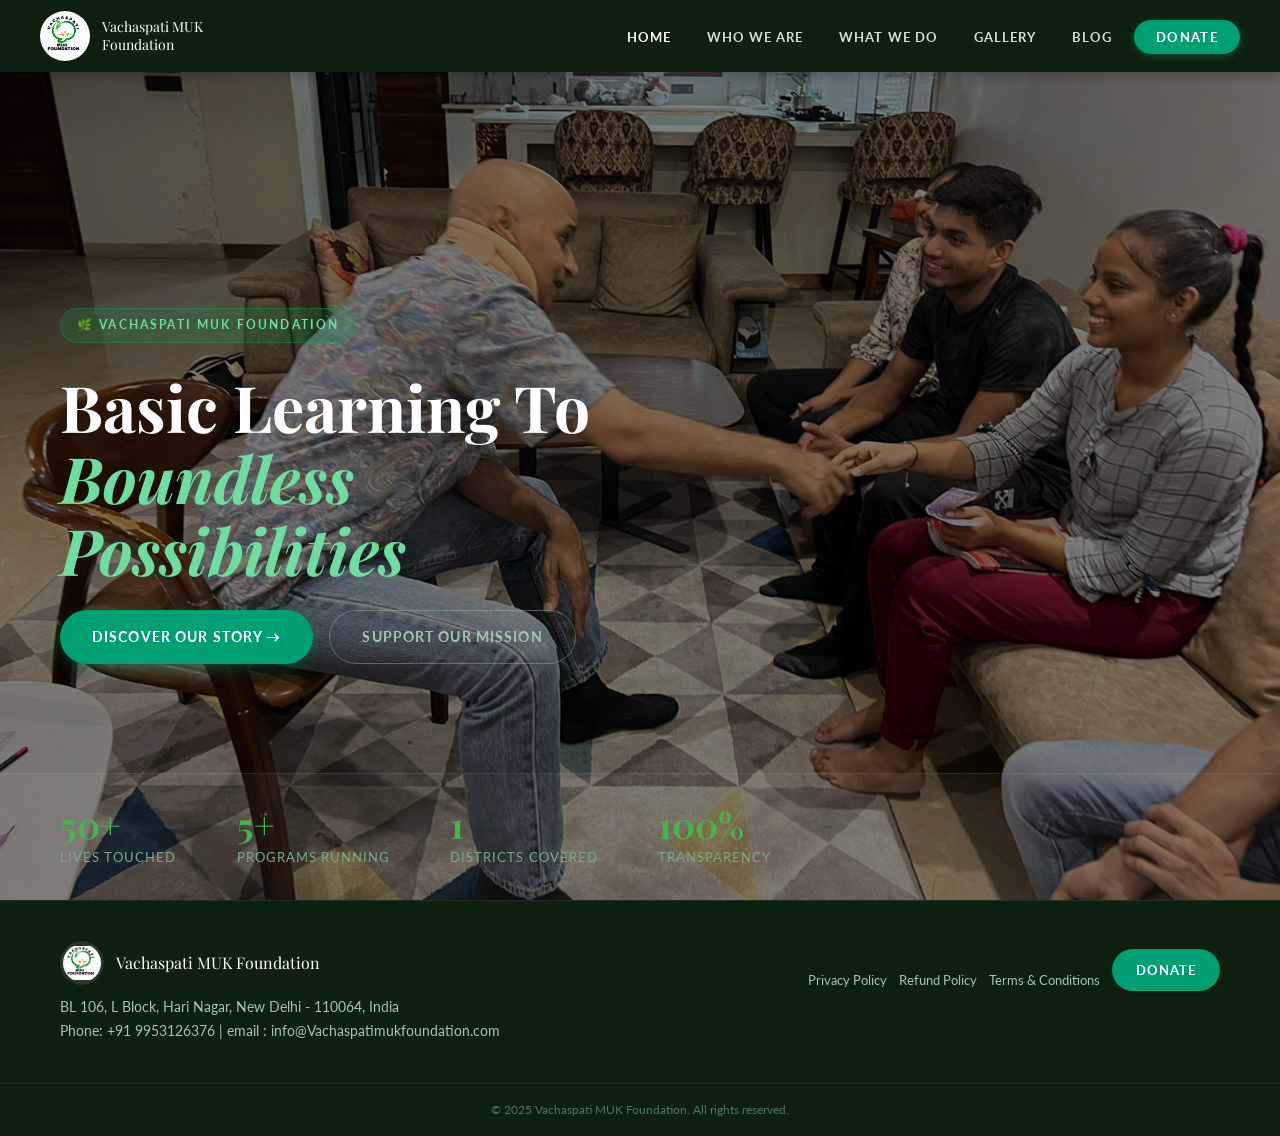
<file: index.html>
<!DOCTYPE html>
<html lang="en">
<head>
  <meta charset="UTF-8" />
  <meta name="viewport" content="width=device-width, initial-scale=1.0" />
  <title>Vachaspati MUK Foundation</title>
  <link rel="icon" href="logo.jpg" />
  <link rel="stylesheet" href="style.css" />
  <link rel="preconnect" href="https://fonts.googleapis.com">
  <link rel="preconnect" href="https://fonts.gstatic.com" crossorigin>
  <link href="https://fonts.googleapis.com/css2?family=Playfair+Display:ital,wght@0,400;0,600;0,700;1,400&family=Lato:wght@300;400;700&display=swap" rel="stylesheet">
</head>
<body>

<!-- ===== NAVBAR ===== -->
<nav id="navbar">
  <a class="nav-logo" href="#" data-page="home">
    <img src="logo.jpg" alt="Vachaspati MUK Foundation Logo" />
    <div class="nav-logo-text">
      Vachaspati MUK Foundation
      <span></span>
    </div>
  </a>

  <button class="hamburger" id="hamburger-btn" aria-label="Toggle menu">
    <span></span><span></span><span></span>
  </button>

  <ul class="nav-links" id="nav-links-list">
    <li><a href="#" data-page="home" class="active">Home</a></li>
    <li><a href="#" data-page="whoweare">Who We Are</a></li>
    <li><a href="#" data-page="whatwedo">What We Do</a></li>
    <li><a href="#" data-page="gallery">Gallery</a></li>
    <li><a href="#" data-page="blog">Blog</a></li>
    <li><a href="#" data-page="donation" class="donate-btn">Donate</a></li>
  </ul>
</nav>


<!-- ===== PAGE: HOME ===== -->
<div class="page active" id="page-home">
  <section class="hero">
    <div class="hero-bg-pattern"></div>

    <!-- Decorative SVG pulse line -->
    <!--<svg class="hero-pulse" viewBox="0 0 400 120" fill="none" xmlns="http://www.w3.org/2000/svg">
      <polyline points="0,60 60,60 80,20 100,100 120,40 140,80 160,60 200,60 220,10 240,110 260,60 400,60"
        stroke="url(#pulse-grad)" stroke-width="3" fill="none" stroke-linecap="round" stroke-linejoin="round"/>
      <defs>
        <linearGradient id="pulse-grad" x1="0" y1="0" x2="400" y2="0">
          <stop offset="0%" stop-color="#ff4444"/>
          <stop offset="40%" stop-color="#ffaa00"/>
          <stop offset="100%" stop-color="#00cc66"/>
        </linearGradient>
      </defs>
    </svg> -->

    <div class="hero-content">
      <span class="hero-eyebrow">🌿 Vachaspati MUK Foundation</span>
      <h1>Basic Learning To <em> Boundless Possibilities</em></h1>
      <!--<p>Dedicated to transforming communities through accessible healthcare, quality education, and meaningful social impact across India.</p>-->
      <div class="hero-actions">
        <a href="#" class="btn-primary" data-page="whoweare">Discover Our Story →</a>
        <a href="#" class="btn-outline" data-page="donation">Support Our Mission</a>
      </div>
    </div>

    <div class="stats-bar" style="position:absolute;bottom:0;left:0;right:0;">
      <div class="stat-item">
        <div class="stat-number">50+</div>
        <div class="stat-label">Lives Touched</div>
      </div>
      <div class="stat-item">
        <div class="stat-number">5+</div>
        <div class="stat-label">Programs Running</div>
      </div>
      <div class="stat-item">
        <div class="stat-number">1</div>
        <div class="stat-label">Districts Covered</div>
      </div>
      <div class="stat-item">
        <div class="stat-number">100%</div>
        <div class="stat-label">Transparency</div>
      </div>
    </div>
  </section>

  <footer>
  <div class="footer-main">
    <!-- LEFT: Logo + Address -->
    <div class="footer-left">
      <div class="footer-logo-row">
        <img src="logo.jpg" alt="Logo" />
        <span class="footer-org-name">Vachaspati MUK Foundation</span>
      </div>
      <p class="footer-address">
        BL 106, L Block, Hari Nagar, New Delhi - 110064, India <br>
        Phone: +91 9953126376 | email : info@Vachaspatimukfoundation.com
        
      </p>
     
    </div>

    <!-- RIGHT: Links + Donate -->
    <div class="footer-right">
      <a href="privacy-policy.html" class="footer-link">Privacy Policy</a>
      <a href="refund-policy.html" class="footer-link">Refund Policy</a>
      <a href="terms-conditions.html" class="footer-link">Terms &amp; Conditions</a>
      <a href="donation.html" class="footer-donate-btn" data-page="donation">Donate</a>
    </div>
  </div>

  <div class="footer-bottom">
    <p>&copy; 2025 Vachaspati MUK Foundation. All rights reserved.</p>
  </div>
</footer>
</div>


<!-- ===== PAGE: WHO WE ARE ===== -->
<div class="page" id="page-whoweare">
  <div class="section-hero">
    <h1>Who We Are</h1>
    <div class="section-divider"></div>
    <p>Turning black &amp; white lives into colors</p>
  </div>

  <div class="content-section">
    <div class="who-grid">
      <div class="who-text">
        <h2>Our Story</h2>
        <p>Vachaspati MUK Foundation was established in 2016 with a small setup and a simple yet powerful vision: to empower underprivileged children by unlocking their full potential through education, guidance, and holistic development.</p>
        <p>The name "Vachaspati MUK" carries a profound meaning. Vachaspati represents speech, wisdom, and knowledge, while MUK means silent or mute. Together, they symbolize a powerful paradox—a person who has the ability, talent, and potential yet remains unheard or unable to express themselves. At our foundation, this reflects the countless children whose dreams, ideas, and abilities often go unnoticed because they lack opportunities and support.</p>
        <p>Our mission is to give these children not just an education, but a voice, a vision, and the confidence to shape their own future. We focus on their overall development by nurturing knowledge, critical thinking, character, self-confidence, leadership, life skills, career awareness, and self-reliance. We believe that every child deserves the opportunity to discover their strengths, dream without limits, and become an empowered individual capable of creating positive change.</p>
        <p> At Vachaspati MUK Foundation, we strive to transform silent potential into confident expression, ensuring that every child has the opportunity to learn, lead, and make a meaningful impact on society.</p>
      </div>
      <div class="who-visual">
        <div class="big-icon">🌿</div>
        <h3>Our Vision</h3>
        <p>Vachaspati Muk Foundation is committed to impart knowledge to all, focused on weaker sections particularly on girls of the Bharatiye Samaj. The foundation weaves fun in learning,
           via activities physical, mental and spiritual. Educated citizens make a solid foundation of society.</p>
      </div>
    </div>

    <div class="values-grid">
      <div class="value-card">
        <img src="Mamta1.jpg" class="card-round-photo" alt="Compassion" />
        <h3>Mrs. Mamta Jain</h3>
        <h5> Founder and Director</h5>
        <h6>BA Philosophy(H), IPCW, Delhi University</h6>
        </div>
      <div class="value-card">
        <img src="Neeraj1.jpg" class="card-round-photo" alt="Compassion" />
        <h3>Mr. Neeraj Jain</h3>
        <h5> Co-Founder and MD</h5>
        <h6>B.Com, Delhi University</h6>
        </div>
      <div class="value-card">
       <img src="Arvind.jpg" class="card-round-photo" alt="Compassion" />
        <h3>Mr. Arvind Bhaskar</h3>
        <h5> Head </h5>
        <h6>HM,LLB, Delhi University</h6>
        </div>
      <div class="value-card">
        <img src="Arun.jpg" class="card-round-photo" alt="Compassion" />
        <h3>Mr. Arun Kushwaha</h3>
        <h5> Technical Manager </h5>
        <h6>B.Tech, Delhi Technological University</h6>
      </div>
      <div class="value-card">
        <img src="palak.jpeg" class="card-round-photo" alt="Compassion" />
        <h3>Mrs. Palak Jain</h3>
        <h5> Coordinator </h5>
        <h6>BA English Honors, Delhi University</h6>
      </div>
      <div class="value-card">
        <img src="SHRIJAN.jpeg" class="card-round-photo" alt="Compassion" />
        <h3>Mr. Shrijan Sharma</h3>
        <h5> Child Development &amp; Special Education Specialist</h5>
        <h6>B.Ed. Special Education (HI), University of Delhi</h6>
      </div>
    </div>
  </div>

  <footer>
  <div class="footer-main">
    <!-- LEFT: Logo + Address -->
    <div class="footer-left">
      <div class="footer-logo-row">
        <img src="logo.jpg" alt="Logo" />
        <span class="footer-org-name">Vachaspati MUK Foundation</span>
      </div>
      <p class="footer-address">
        BL 106, L Block, Hari Nagar, New Delhi - 110064, India <br>
        Phone: +91 9953126376 | email : info@Vachaspatimukfoundation.com
        
      </p>
     
    </div>

    <!-- RIGHT: Links + Donate -->
    <div class="footer-right">
      <a href="privacy-policy.html" class="footer-link">Privacy Policy</a>
      <a href="refund-policy.html" class="footer-link">Refund Policy</a>
      <a href="terms-conditions.html" class="footer-link">Terms &amp; Conditions</a>
      <a href="donation.html" class="footer-donate-btn" data-page="donation">Donate</a>
    </div>
  </div>

  <div class="footer-bottom">
    <p>&copy; 2025 Vachaspati MUK Foundation. All rights reserved.</p>
  </div>
</footer>

</div>


<!-- ===== PAGE: WHAT WE DO ===== -->
<div class="page" id="page-whatwedo">
  <div class="section-hero">
    <h1>What We Do</h1>
    <div class="section-divider"></div>
    <p>Turning big learning goals into lifelong opportunities.</p>
  </div>

  <div class="content-section">
    <div class="programs-grid">
      <div class="program-card">
        <div class="program-card-header">
          <div class="icon">🏥</div>
          <h3>Healthcare Access</h3>
        </div>
        <div class="program-card-body">
          <p>Every child deserves access to quality healthcare - The foundation of a brighter future.</p>
          <ul>
            <li>Free Medical Checkups</li>
            <li>Free Eyes, Dental and Nutritional Support</li>
            <li>Mental health awareness</li>
            
          </ul>
        </div>
      </div>

      <div class="program-card">
        <div class="program-card-header">
          <div class="icon">📖</div>
          <h3>Education Empowerment</h3>
        </div>
        <div class="program-card-body">
          <p>Supporting underprivileged children and youth with scholarships, skill development, and access to quality learning resources.</p>
          <ul>
            <li>Quiz, Art and Crafts</li>
            <li>Mental Maths</li>
            <li>Science Experiments</li>
            <li>1st to 12th Grade Education</li>
          </ul>
        </div>
      </div>

      <div class="program-card">
        <div class="program-card-header">
          <div class="icon">🌱</div>
          <h3>Community Development</h3>
        </div>
        <div class="program-card-body">
          <p>Innovations means change, We need drastic change in mathods of stuedies</p>
          <ul>
            <li>To bring fire in child</li>
            <li>Easily Understandable</li>
            <li>Clear Defined</li>
            <li>Critically Reflective</li>
            <li>Reimagining Education</li>
          </ul>
        </div>
      </div>

      <div class="program-card">
        <div class="program-card-header">
          <div class="icon">🧠</div>
          <h3>Mental Wellness</h3>
        </div>
        <div class="program-card-body">
          <p>Addressing the silent crisis of mental health in India through counselling, awareness campaigns, and peer support networks.</p>
          <ul>
            <li>Counselling centers</li>
            <li>Stress management workshops</li>
            <li>Youth mental health programs</li>
            <li>Stigma-breaking campaigns</li>
          </ul>
        </div>
      </div>

      <div class="program-card">
        <div class="program-card-header">
          <div class="icon">👩‍💼</div>
          <h3>Women Empowerment</h3>
        </div>
        <div class="program-card-body">
          <p>Equipping women with skills, confidence, and networks to become self-sufficient leaders in their homes and communities.</p>
          <ul>
            <li>Entrepreneurship training</li>
            <li>Legal awareness workshops</li>
            <li>Financial literacy</li>
            <li>Leadership programs</li>
          </ul>
        </div>
      </div>

      <div class="program-card">
        <div class="program-card-header">
          <div class="icon">🌿</div>
          <h3>Environment & Nature</h3>
        </div>
        <div class="program-card-body">
          <p>Planting seeds for a greener tomorrow through tree plantation drives, eco-awareness, and sustainable living workshops.</p>
          <ul>
            <li>Tree plantation drives</li>
            <li>Waste management awareness</li>
            <li>Eco-school programs</li>
            <li>Green community gardens</li>
          </ul>
        </div>
      </div>
    </div>
  </div>

  <div class="impact-bar">
    <div class="impact-item">
      <div class="impact-number">5,000+</div>
      <div class="impact-label">Patients Served</div>
    </div>
    <div class="impact-item">
      <div class="impact-number">1,200+</div>
      <div class="impact-label">Students Supported</div>
    </div>
    <div class="impact-item">
      <div class="impact-number">300+</div>
      <div class="impact-label">Volunteers</div>
    </div>
    <div class="impact-item">
      <div class="impact-number">8</div>
      <div class="impact-label">Districts</div>
    </div>
  </div>

  <footer>
  <div class="footer-main">
    <!-- LEFT: Logo + Address -->
    <div class="footer-left">
      <div class="footer-logo-row">
        <img src="logo.jpg" alt="Logo" />
        <span class="footer-org-name">Vachaspati MUK Foundation</span>
      </div>
      <p class="footer-address">
        BL 106, L Block, Hari Nagar, New Delhi - 110064, India <br>
        Phone: +91 9953126376 | email : info@Vachaspatimukfoundation.com
        
      </p>
     
    </div>

    <!-- RIGHT: Links + Donate -->
    <div class="footer-right">
      <a href="privacy-policy.html" class="footer-link">Privacy Policy</a>
      <a href="refund-policy.html" class="footer-link">Refund Policy</a>
      <a href="terms-conditions.html" class="footer-link">Terms &amp; Conditions</a>
      <a href="donation.html" class="footer-donate-btn" data-page="donation">Donate</a>
    </div>
  </div>

  <div class="footer-bottom">
    <p>&copy; 2025 Vachaspati MUK Foundation. All rights reserved.</p>
  </div>
</footer>

</div>


<!-- ===== PAGE: GALLERY ===== -->
<div class="page" id="page-gallery">
  <div class="section-hero">
    <h1>Gallery</h1>
    <div class="section-divider"></div>
    <p>Moments that capture the heart of our work — lives changed, smiles earned, communities built.</p>
  </div>

  <div class="content-section">
    <div class="gallery-grid">
      <div class="gallery-item" style="background-image:url('office.jpeg'); background-size:cover; background-position:center;">

  <div class="gallery-overlay">
    <span style="font-size:30px;">🔍</span>
    <span class="gallery-label">Health Camp 2024</span>
  </div>
      </div>
       <div class="gallery-item" style="background-image:url('maharj1.jpeg'); background-size:cover; background-position:center;">

  <div class="gallery-overlay">
    <span style="font-size:30px;">🔍</span>
    <span class="gallery-label">Health Camp 2024</span>
  </div>
      </div>
       <div class="gallery-item" style="background-image:url('maharaj.jpeg'); background-size:cover; background-position:center;">

  <div class="gallery-overlay">
    <span style="font-size:30px;">🔍</span>
    <span class="gallery-label">Health Camp 2024</span>
  </div>
      </div>
       <div class="gallery-item" style="background-image:url('background2.jpg'); background-size:cover; background-position:center;">

  <div class="gallery-overlay">
    <span style="font-size:30px;">🔍</span>
    <span class="gallery-label">Health Camp 2024</span>
  </div>
      </div>
        <div class="gallery-item" style="background-image:url('volun.jpeg'); background-size:cover; background-position:center;">

  <div class="gallery-overlay">
    <span style="font-size:30px;">🔍</span>
    <span class="gallery-label">Health Camp 2024</span>
  </div>
      </div>
       <div class="gallery-item" style="background-image:url('volunteer.jpeg'); background-size:cover; background-position:center;">

  <div class="gallery-overlay">
    <span style="font-size:30px;">🔍</span>
    <span class="gallery-label">Health Camp 2024</span>
  </div>
      </div>
       <div class="gallery-item" style="background-image:url('edu.jpeg'); background-size:cover; background-position:center;">

  <div class="gallery-overlay">
    <span style="font-size:30px;">🔍</span>
    <span class="gallery-label">Health Camp 2024</span>
  </div>
      </div>
       <div class="gallery-item" style="background-image:url('ashwini.jpeg'); background-size:cover; background-position:center;">

  <div class="gallery-overlay">
    <span style="font-size:30px;">🔍</span>
    <span class="gallery-label">Health Camp 2024</span>
  </div>
      </div>
       <div class="gallery-item" style="background-image:url('surender.jpeg'); background-size:cover; background-position:center;">

  <div class="gallery-overlay">
    <span style="font-size:30px;">🔍</span>
    <span class="gallery-label">Health Camp 2024</span>
  </div>
      </div>
       <div class="gallery-item" style="background-image:url('national1.jpeg'); background-size:cover; background-position:center;">

  <div class="gallery-overlay">
    <span style="font-size:30px;">🔍</span>
    <span class="gallery-label">Health Camp 2024</span>
  </div>
      </div>
       <div class="gallery-item" style="background-image:url('teach.jpeg'); background-size:cover; background-position:center;">

  <div class="gallery-overlay">
    <span style="font-size:30px;">🔍</span>
    <span class="gallery-label">Health Camp 2024</span>
  </div>
      </div>
       <div class="gallery-item" style="background-image:url('arvind.jpeg'); background-size:cover; background-position:center;">

  <div class="gallery-overlay">
    <span style="font-size:30px;">🔍</span>
    <span class="gallery-label">Health Camp 2024</span>
  </div>
      </div>
       <div class="gallery-item" style="background-image:url('plant.jpeg'); background-size:cover; background-position:center;">

  <div class="gallery-overlay">
    <span style="font-size:30px;">🔍</span>
    <span class="gallery-label">Health Camp 2024</span>
  </div>
      </div>
       <div class="gallery-item" style="background-image:url('ghar.jpeg'); background-size:cover; background-position:center;">

  <div class="gallery-overlay">
    <span style="font-size:30px;">🔍</span>
    <span class="gallery-label">Health Camp 2024</span>
  </div>
      </div>
       <div class="gallery-item" style="background-image:url('uttam.jpeg'); background-size:cover; background-position:center;">

  <div class="gallery-overlay">
    <span style="font-size:30px;">🔍</span>
    <span class="gallery-label">Health Camp 2024</span>
  </div>
      </div>
    </div>
    
    <p class="gallery-note">📸 More photos will be added as our journey continues. Stay tuned!</p>
  </div>

  <footer>
  <div class="footer-main">
    <!-- LEFT: Logo + Address -->
    <div class="footer-left">
      <div class="footer-logo-row">
        <img src="logo.jpg" alt="Logo" />
        <span class="footer-org-name">Vachaspati MUK Foundation</span>
      </div>
      <p class="footer-address">
        BL 106, L Block, Hari Nagar, New Delhi - 110064, India <br>
        Phone: +91 9953126376 | email : info@Vachaspatimukfoundation.com
        
      </p>
     
    </div>

    <!-- RIGHT: Links + Donate -->
    <div class="footer-right">
      <a href="privacy-policy.html" class="footer-link">Privacy Policy</a>
      <a href="refund-policy.html" class="footer-link">Refund Policy</a>
      <a href="terms-conditions.html" class="footer-link">Terms &amp; Conditions</a>
      <a href="donation.html" class="footer-donate-btn" data-page="donation">Donate</a>
    </div>
  </div>

  <div class="footer-bottom">
    <p>&copy; 2025 Vachaspati MUK Foundation. All rights reserved.</p>
  </div>
</footer>

</div>


<!-- ===== PAGE: BLOG ===== -->
<div class="page" id="page-blog">
  <div class="section-hero">
    <h1>Blog</h1>
    <div class="section-divider"></div>
    <p>Stories, insights, and updates from the field — the human side of social change.</p>
  </div>

  <div class="content-section">
    <div class="blog-grid">
      <div class="blog-card">
        <div class="blog-card-img">📖</div>
        <div class="blog-card-body">
          <span class="blog-tag">Education</span>
          <h3>How One Scholarship Changed an Entire Family's Future</h3>
          <p>Reena was the first in her family to finish school. Today she's a nurse. Here's her story and what it means for her village.</p>
          <div class="blog-meta">
            <span class="blog-date">June 2025</span>
            <a class="blog-read-more" href="#">Read more →</a>
          </div>
        </div>
      </div>

      <div class="blog-card">
        <div class="blog-card-img">🏥</div>
        <div class="blog-card-body">
          <span class="blog-tag">Healthcare</span>
          <h3>Thoughts by Neeraj Jain</h3>
          <p>हम सोचते हैं कि संसाधनों के अभावो के कारण हम उचित शिक्षा ग्रहण नहीं कर सकते या यूं कहे कि सीमित संसाधन हमारी असफलता का कारण हैं-यह सही नहीं है- 
            बल्कि कम संसाधनो के सही प्रबंधन से उन्नति होती है। जीतता वही है जो संघर्षो से सीखता है।</p>
          <div class="blog-meta">
            <span class="blog-date">May 2025</span>
            <a class="blog-read-more" href="#">Read more →</a>
          </div>
        </div>
      </div>

      <div class="blog-card">
        <div class="blog-card-img">🌱</div>
        <div class="blog-card-body">
          <span class="blog-tag">Environment</span>
          <h3>10,000 Trees in 10 Days: Our Biggest Plantation Drive Yet</h3>
          <p>With 300 volunteers, school children, and community elders working together, we achieved something extraordinary this monsoon.</p>
          <div class="blog-meta">
            <span class="blog-date">July 2025</span>
            <a class="blog-read-more" href="#">Read more →</a>
          </div>
        </div>
      </div>

      <div class="blog-card">
        <div class="blog-card-img">👩</div>
        <div class="blog-card-body">
          <span class="blog-tag">Women</span>
          <h3>From Homemaker to Entrepreneur: The SHG Story</h3>
          <p>Fifteen women in a rural block started a Self Help Group in 2023. Today, they run a thriving pickle and papad business together.</p>
          <div class="blog-meta">
            <span class="blog-date">April 2025</span>
            <a class="blog-read-more" href="#">Read more →</a>
          </div>
        </div>
      </div>

      <div class="blog-card">
        <div class="blog-card-img">🧠</div>
        <div class="blog-card-body">
          <span class="blog-tag">Mental Health</span>
          <h3>Breaking the Stigma: Mental Health Conversations in Rural India</h3>
          <p>Our counsellors visited 12 villages this year. What they found — and what they changed — challenges many assumptions about rural India.</p>
          <div class="blog-meta">
            <span class="blog-date">March 2025</span>
            <a class="blog-read-more" href="#">Read more →</a>
          </div>
        </div>
      </div>

      <div class="blog-card">
        <div class="blog-card-img">🎗️</div>
        <div class="blog-card-body">
          <span class="blog-tag">Impact Report</span>
          <h3>2024 Annual Impact Report: Numbers That Tell Human Stories</h3>
          <p>Our annual report is more than statistics — it's a testament to what's possible when communities and committed donors work together.</p>
          <div class="blog-meta">
            <span class="blog-date">January 2025</span>
            <a class="blog-read-more" href="#">Read more →</a>
          </div>
        </div>
      </div>
    </div>
  </div>

 <footer>
  <div class="footer-main">
    <!-- LEFT: Logo + Address -->
    <div class="footer-left">
      <div class="footer-logo-row">
        <img src="logo.jpg" alt="Logo" />
        <span class="footer-org-name">Vachaspati MUK Foundation</span>
      </div>
      <p class="footer-address">
        BL 106, L Block, Hari Nagar, New Delhi - 110064, India <br>
        Phone: +91 9953126376 | email : info@Vachaspatimukfoundation.com
        
      </p>
     
    </div>

    <!-- RIGHT: Links + Donate -->
    <div class="footer-right">
      <a href="privacy-policy.html" class="footer-link">Privacy Policy</a>
      <a href="refund-policy.html" class="footer-link">Refund Policy</a>
      <a href="terms-conditions.html" class="footer-link">Terms &amp; Conditions</a>
      <a href="donation.html" class="footer-donate-btn" data-page="donation">Donate</a>
    </div>
  </div>

  <div class="footer-bottom">
    <p>&copy; 2025 Vachaspati MUK Foundation. All rights reserved.</p>
  </div>
</footer>

</div>


<!-- ===== PAGE: DONATION ===== -->
<div class="page" id="page-donation">
  <div class="donation-hero">
    <h1>Make a Difference Today</h1>
    <div class="section-divider" style="margin:16px auto;"></div>
    <p>Your contribution directly funds healthcare, education, and community welfare programs across India.</p>
  </div>

  <div class="donation-container">

    <!-- Step Tabs -->
    <div class="donation-step-indicator">
      <div class="step-tab active">1. Your Details</div>
      <div class="step-tab">2. Billing Info</div>
      <div class="step-tab">3. Confirmation</div>
    </div>

    <!-- STEP 1: Name, Email, Donor Type, Amount -->
    <div class="donation-step active" id="donation-step-1">
      <div class="offline-note">
        📋 <strong>Offline donors:</strong> Cheques should be drawn in favour of <strong>VACHASPATI MUK FOUNDATION</strong>. You can contact us at <strong>contact@vachaspatimuk.org</strong>. An 80G receipt for online donations will be emailed to you.
      </div>

      <div class="form-group">
        <label for="step1-name">Full Name *</label>
        <input type="text" id="step1-name" placeholder="Enter your full name" />
      </div>
      <div class="form-group">
        <label for="step1-email">Email Address *</label>
        <input type="email" id="step1-email" placeholder="your@email.com" />
      </div>

      <div class="form-group" style="margin-top:28px;">
        <label>I am a *</label>
        <div class="donor-type-grid">
          <div class="donor-type-card" data-type="indian">
            <div class="icon">🇮🇳</div>
            <h3>Indian Donor</h3>
            <p>Donate in INR · Eligible for 80G tax benefit</p>
          </div>
          <div class="donor-type-card" data-type="foreign">
            <div class="icon">🌍</div>
            <h3>Foreign Donor</h3>
            <p>Donate in USD · FCRA compliant</p>
          </div>
        </div>
      </div>

      <div class="form-group">
        <label>Select Donation Amount *</label>
        <div class="amount-grid">
          <button class="amount-btn" data-value="1000">INR 1,000</button>
          <button class="amount-btn" data-value="2000">INR 2,000</button>
          <button class="amount-btn" data-value="5000">INR 5,000</button>
          <button class="amount-btn" data-value="10000">INR 10,000</button>
          <button class="amount-btn" data-value="25000">INR 25,000</button>
          <button class="amount-btn" data-value="50000">INR 50,000</button>
        </div>
      </div>

      <div class="form-group">
        <label for="custom-amount">Or enter custom amount</label>
        <div style="display:flex;align-items:center;gap:10px;">
          <span id="currency-symbol" style="font-weight:700;color:#1a6b2f;font-size:15px;min-width:35px;">INR</span>
          <input type="number" id="custom-amount" placeholder="Custom amount in INR" min="1" style="flex:1;" />
        </div>
      </div>

      <button class="btn-next" id="btn-step1-next">Continue to Billing →</button>
    </div>

    <!-- STEP 2: Billing Address -->
    <div class="donation-step" id="donation-step-2">
      <button class="btn-back-link" id="btn-back-to-step1">← Back</button>

      <div class="donation-summary">
        <div>
          <div class="summary-label">You are donating</div>
          <div class="summary-amount" id="summary-amount">INR 0</div>
        </div>
        <div style="text-align:right;color:#777;font-size:13px;">
          80G receipt will be<br/>emailed after payment
        </div>
      </div>

      <h3 style="font-family:var(--font-display);font-size:22px;color:var(--green-dark);margin-bottom:24px;">Billing Address</h3>

      <div class="form-row">
        <div class="form-group">
          <label for="billing-name">Full Name *</label>
          <input type="text" id="billing-name" placeholder="Arun Kushwaha" />
        </div>
        <div class="form-group">
          <label for="billing-email">Email *</label>
          <input type="email" id="billing-email" placeholder="you@email.com" />
        </div>
      </div>

      <div class="form-group">
        <label for="billing-phone">Contact No. *</label>
        <input type="tel" id="billing-phone" placeholder="9XXXXXXXXX" />
      </div>

      <div class="form-group">
        <label for="billing-addr1">Address *</label>
        <input type="text" id="billing-addr1" placeholder="House / Flat / Street" />
      </div>

      <div class="form-group">
        <label for="billing-addr2">Address Line 2</label>
        <input type="text" id="billing-addr2" placeholder="Area / Locality / Village" />
      </div>

      <div class="form-row">
        <div class="form-group">
          <label for="billing-country">Country</label>
          <input type="text" id="billing-country" placeholder="India" />
        </div>
        <div class="form-group">
          <label for="billing-state">State</label>
          <input type="text" id="billing-state" placeholder="State" />
        </div>
      </div>

      <div class="form-row">
        <div class="form-group">
          <label for="billing-city">City *</label>
          <input type="text" id="billing-city" placeholder="New Delhi" />
        </div>
        <div class="form-group">
          <label for="billing-zip">PIN / ZIP Code</label>
          <input type="text" id="billing-zip" placeholder="110018" />
        </div>
      </div>

      <div class="form-group">
        <label for="billing-pan">PAN Card No. <span style="font-weight:300;text-transform:none;font-size:11px;">(required for 80G receipt)</span></label>
        <input type="text" id="billing-pan" placeholder="ABCDE1234F" style="text-transform:uppercase;" />
      </div>

      <button class="btn-pay" id="btn-pay">💳 &nbsp;Pay Online — <span id="final-amount-display">INR 0</span></button>
    </div>

    <!-- STEP 3: Success -->
    <div class="donation-step" id="donation-step-3">
      <div class="success-state">
        <div class="success-icon">🎉</div>
        <h2>Thank You for Your Generosity!</h2>
        <p>Your donation to Vachaspati MUK Foundation has been received. An 80G tax receipt will be sent to your email address within 2–3 working days.</p>
        <p style="font-size:14px;color:#aaa;margin-top:-12px;margin-bottom:32px;">Together, we're making real, lasting change happen.</p>
        <button class="btn-primary" id="btn-donate-again" style="margin:0 auto;">Make Another Donation</button>
      </div>
    </div>

  </div><!-- /donation-container -->

  <footer>
  <div class="footer-main">
    <!-- LEFT: Logo + Address -->
    <div class="footer-left">
      <div class="footer-logo-row">
        <img src="logo.jpg" alt="Logo" />
        <span class="footer-org-name">Vachaspati MUK Foundation</span>
      </div>
      <p class="footer-address">
        BL 106, L Block, Hari Nagar, New Delhi - 110064, India <br>
        Phone: +91 9953126376 | email : info@Vachaspatimukfoundation.com
        
      </p>
     
    </div>

    <!-- RIGHT: Links + Donate -->
    <div class="footer-right">
      <a href="privacy-policy.html" class="footer-link">Privacy Policy</a>
      <a href="refund-policy.html" class="footer-link">Refund Policy</a>
      <a href="terms-conditions.html" class="footer-link">Terms &amp; Conditions</a>
      <a href="donation.html" class="footer-donate-btn" data-page="donation">Donate</a>
    </div>
  </div>

  <div class="footer-bottom">
    <p>&copy; 2025 Vachaspati MUK Foundation. All rights reserved.</p>
  </div>
</footer>

</div>


<script src="main.js"></script>
</body>
</html>
</file>
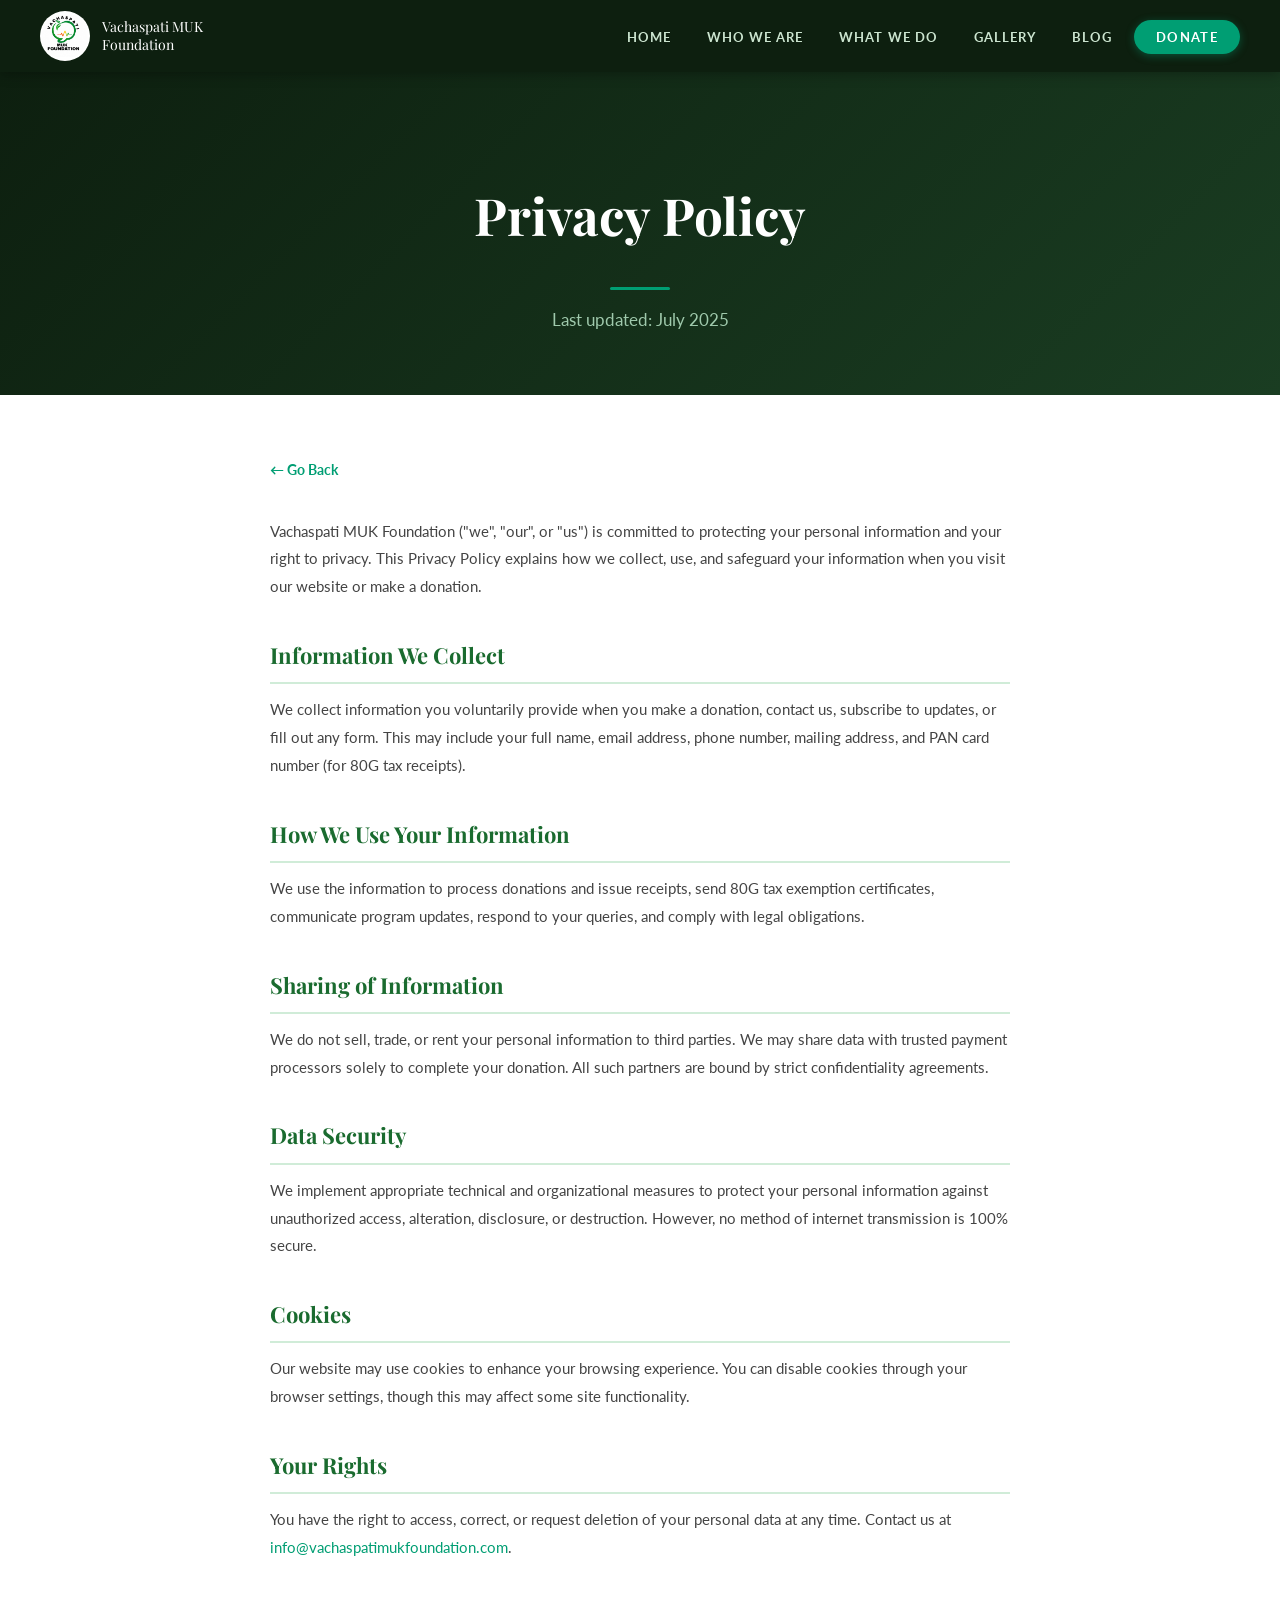
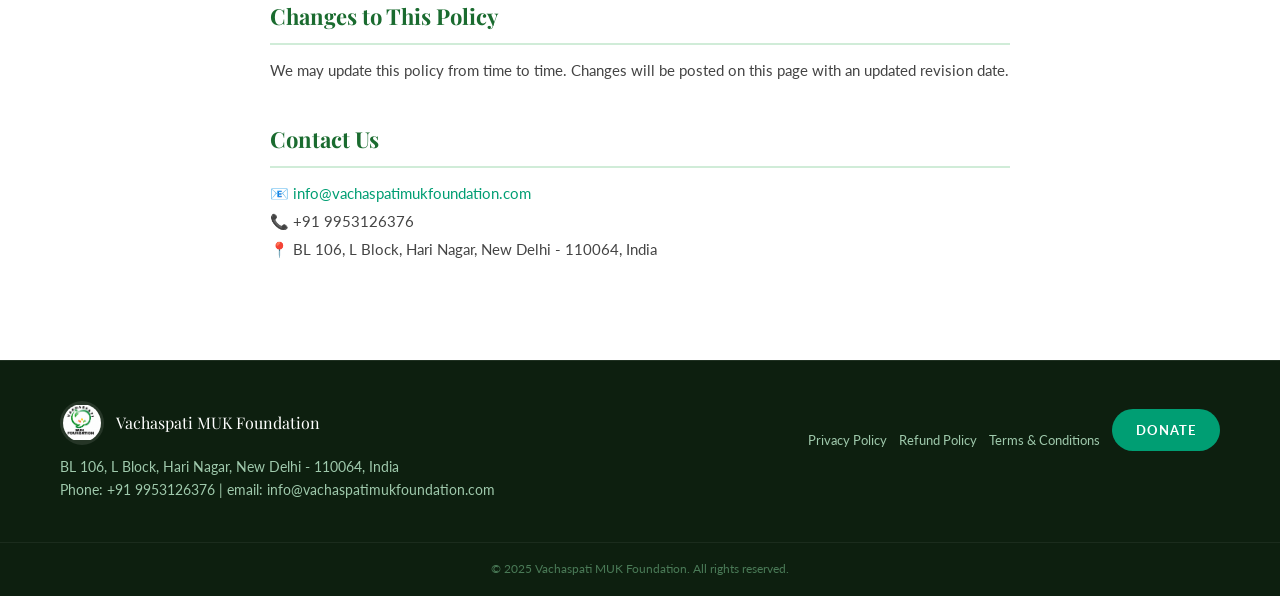
<file: privacy-policy.html>
<!DOCTYPE html>
<html lang="en">
<head>
  <meta charset="UTF-8" />
  <meta name="viewport" content="width=device-width, initial-scale=1.0" />
  <title>Privacy Policy — Vachaspati MUK Foundation</title>
  <link rel="icon" href="logo.jpg" />
  <link rel="stylesheet" href="style.css" />
  <link rel="preconnect" href="https://fonts.googleapis.com">
  <link rel="preconnect" href="https://fonts.gstatic.com" crossorigin>
  <link href="https://fonts.googleapis.com/css2?family=Playfair+Display:ital,wght@0,400;0,600;0,700;1,400&family=Lato:wght@300;400;700&display=swap" rel="stylesheet">
</head>
<body>

<nav id="navbar">
  <a class="nav-logo" href="index.html">
    <img src="logo.jpg" alt="Vachaspati MUK Foundation Logo" />
    <div class="nav-logo-text">Vachaspati MUK Foundation<span></span></div>
  </a>
  <button class="hamburger" id="hamburger-btn" aria-label="Toggle menu">
    <span></span><span></span><span></span>
  </button>
  <ul class="nav-links" id="nav-links-list">
    <li><a href="index.html">Home</a></li>
    <li><a href="index.html">Who We Are</a></li>
    <li><a href="index.html">What We Do</a></li>
    <li><a href="index.html">Gallery</a></li>
    <li><a href="index.html">Blog</a></li>
    <li><a href="index.html" class="donate-btn">Donate</a></li>
  </ul>
</nav>

<div class="section-hero">
  <h1>Privacy Policy</h1>
  <div class="section-divider"></div>
  <p>Last updated: July 2025</p>
</div>

<div class="policy-body">
  <a class="policy-back-btn" href="javascript:history.back()">← Go Back</a>

  <p>Vachaspati MUK Foundation ("we", "our", or "us") is committed to protecting your personal information and your right to privacy. This Privacy Policy explains how we collect, use, and safeguard your information when you visit our website or make a donation.</p>

  <h2>Information We Collect</h2>
  <p>We collect information you voluntarily provide when you make a donation, contact us, subscribe to updates, or fill out any form. This may include your full name, email address, phone number, mailing address, and PAN card number (for 80G tax receipts).</p>

  <h2>How We Use Your Information</h2>
  <p>We use the information to process donations and issue receipts, send 80G tax exemption certificates, communicate program updates, respond to your queries, and comply with legal obligations.</p>

  <h2>Sharing of Information</h2>
  <p>We do not sell, trade, or rent your personal information to third parties. We may share data with trusted payment processors solely to complete your donation. All such partners are bound by strict confidentiality agreements.</p>

  <h2>Data Security</h2>
  <p>We implement appropriate technical and organizational measures to protect your personal information against unauthorized access, alteration, disclosure, or destruction. However, no method of internet transmission is 100% secure.</p>

  <h2>Cookies</h2>
  <p>Our website may use cookies to enhance your browsing experience. You can disable cookies through your browser settings, though this may affect some site functionality.</p>

  <h2>Your Rights</h2>
  <p>You have the right to access, correct, or request deletion of your personal data at any time. Contact us at <a href="mailto:info@vachaspatimukfoundation.com">info@vachaspatimukfoundation.com</a>.</p>

  <h2>Changes to This Policy</h2>
  <p>We may update this policy from time to time. Changes will be posted on this page with an updated revision date.</p>

  <h2>Contact Us</h2>
  <p>📧 <a href="mailto:info@vachaspatimukfoundation.com">info@vachaspatimukfoundation.com</a><br/>
  📞 +91 9953126376<br/>
  📍 BL 106, L Block, Hari Nagar, New Delhi - 110064, India</p>
</div>

<footer>
  <div class="footer-main">
    <div class="footer-left">
      <div class="footer-logo-row">
        <img src="logo.jpg" alt="Logo" />
        <span class="footer-org-name">Vachaspati MUK Foundation</span>
      </div>
      <p class="footer-address">BL 106, L Block, Hari Nagar, New Delhi - 110064, India<br/>Phone: +91 9953126376 | email: info@vachaspatimukfoundation.com</p>
    </div>
    <div class="footer-right">
      <a href="privacy-policy.html" class="footer-link">Privacy Policy</a>
      <a href="refund-policy.html" class="footer-link">Refund Policy</a>
      <a href="terms-and-conditions.html" class="footer-link">Terms &amp; Conditions</a>
      <a href="index.html" class="footer-donate-btn">Donate</a>
    </div>
  </div>
  <div class="footer-bottom">
    <p>&copy; 2025 Vachaspati MUK Foundation. All rights reserved.</p>
  </div>
</footer>

<script>
  document.getElementById('hamburger-btn').addEventListener('click', function () {
    document.getElementById('nav-links-list').classList.toggle('open');
  });
</script>
</body>
</html>
</file>
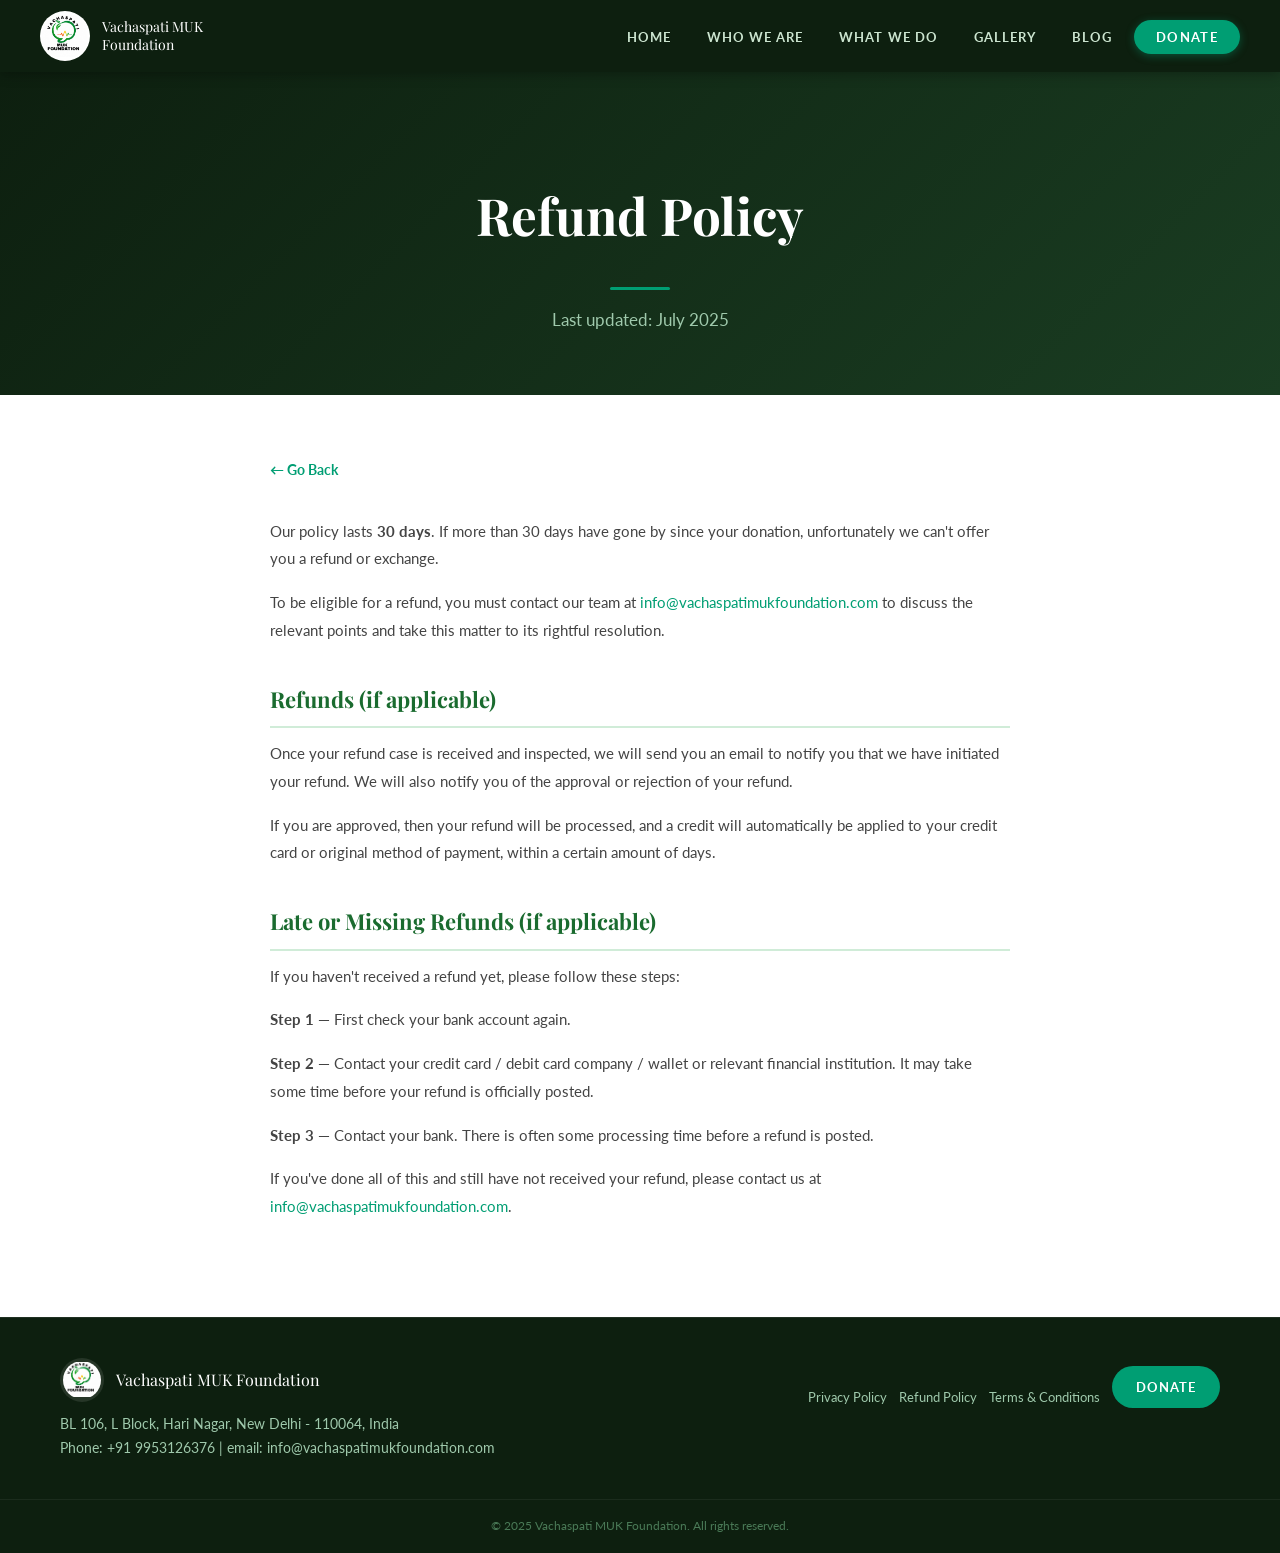
<file: refund-policy.html>
<!DOCTYPE html>
<html lang="en">
<head>
  <meta charset="UTF-8" />
  <meta name="viewport" content="width=device-width, initial-scale=1.0" />
  <title>Refund Policy — Vachaspati MUK Foundation</title>
  <link rel="icon" href="logo.jpg" />
  <link rel="stylesheet" href="style.css" />
  <link rel="preconnect" href="https://fonts.googleapis.com">
  <link rel="preconnect" href="https://fonts.gstatic.com" crossorigin>
  <link href="https://fonts.googleapis.com/css2?family=Playfair+Display:ital,wght@0,400;0,600;0,700;1,400&family=Lato:wght@300;400;700&display=swap" rel="stylesheet">
</head>
<body>

<nav id="navbar">
  <a class="nav-logo" href="index.html">
    <img src="logo.jpg" alt="Vachaspati MUK Foundation Logo" />
    <div class="nav-logo-text">Vachaspati MUK Foundation<span></span></div>
  </a>
  <button class="hamburger" id="hamburger-btn" aria-label="Toggle menu">
    <span></span><span></span><span></span>
  </button>
  <ul class="nav-links" id="nav-links-list">
    <li><a href="index.html">Home</a></li>
    <li><a href="index.html">Who We Are</a></li>
    <li><a href="index.html">What We Do</a></li>
    <li><a href="index.html">Gallery</a></li>
    <li><a href="index.html">Blog</a></li>
    <li><a href="index.html" class="donate-btn">Donate</a></li>
  </ul>
</nav>

<div class="section-hero">
  <h1>Refund Policy</h1>
  <div class="section-divider"></div>
  <p>Last updated: July 2025</p>
</div>

<div class="policy-body">
  <a class="policy-back-btn" href="javascript:history.back()">← Go Back</a>

  <p>Our policy lasts <strong>30 days</strong>. If more than 30 days have gone by since your donation, unfortunately we can't offer you a refund or exchange.</p>
  <p>To be eligible for a refund, you must contact our team at <a href="mailto:info@vachaspatimukfoundation.com">info@vachaspatimukfoundation.com</a> to discuss the relevant points and take this matter to its rightful resolution.</p>

  <h2>Refunds (if applicable)</h2>
  <p>Once your refund case is received and inspected, we will send you an email to notify you that we have initiated your refund. We will also notify you of the approval or rejection of your refund.</p>
  <p>If you are approved, then your refund will be processed, and a credit will automatically be applied to your credit card or original method of payment, within a certain amount of days.</p>

  <h2>Late or Missing Refunds (if applicable)</h2>
  <p>If you haven't received a refund yet, please follow these steps:</p>
  <p><strong>Step 1 —</strong> First check your bank account again.</p>
  <p><strong>Step 2 —</strong> Contact your credit card / debit card company / wallet or relevant financial institution. It may take some time before your refund is officially posted.</p>
  <p><strong>Step 3 —</strong> Contact your bank. There is often some processing time before a refund is posted.</p>
  <p>If you've done all of this and still have not received your refund, please contact us at <a href="mailto:info@vachaspatimukfoundation.com">info@vachaspatimukfoundation.com</a>.</p>
</div>

<footer>
  <div class="footer-main">
    <div class="footer-left">
      <div class="footer-logo-row">
        <img src="logo.jpg" alt="Logo" />
        <span class="footer-org-name">Vachaspati MUK Foundation</span>
      </div>
      <p class="footer-address">BL 106, L Block, Hari Nagar, New Delhi - 110064, India<br/>Phone: +91 9953126376 | email: info@vachaspatimukfoundation.com</p>
    </div>
    <div class="footer-right">
      <a href="privacy-policy.html" class="footer-link">Privacy Policy</a>
      <a href="refund-policy.html" class="footer-link">Refund Policy</a>
      <a href="terms-and-conditions.html" class="footer-link">Terms &amp; Conditions</a>
      <a href="index.html" class="footer-donate-btn">Donate</a>
    </div>
  </div>
  <div class="footer-bottom">
    <p>&copy; 2025 Vachaspati MUK Foundation. All rights reserved.</p>
  </div>
</footer>

<script>
  document.getElementById('hamburger-btn').addEventListener('click', function () {
    document.getElementById('nav-links-list').classList.toggle('open');
  });
</script>
</body>
</html>
</file>
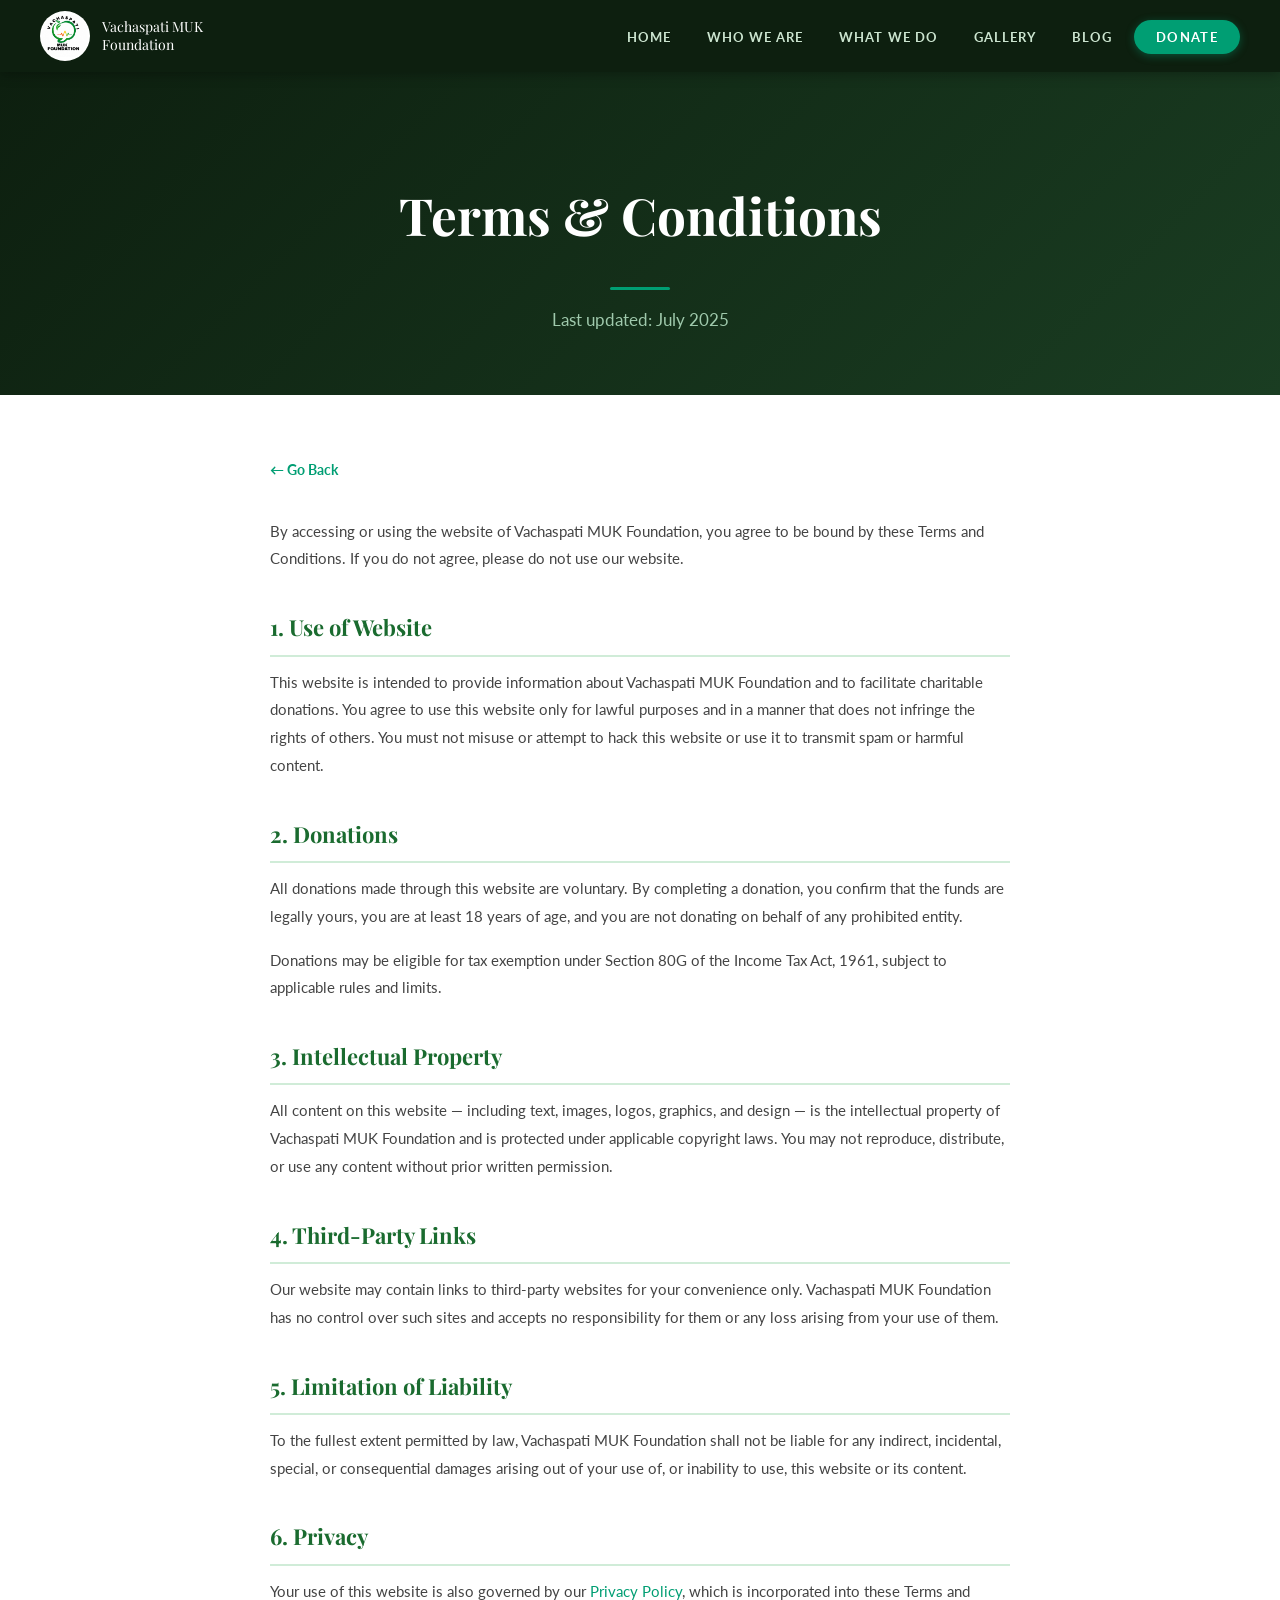
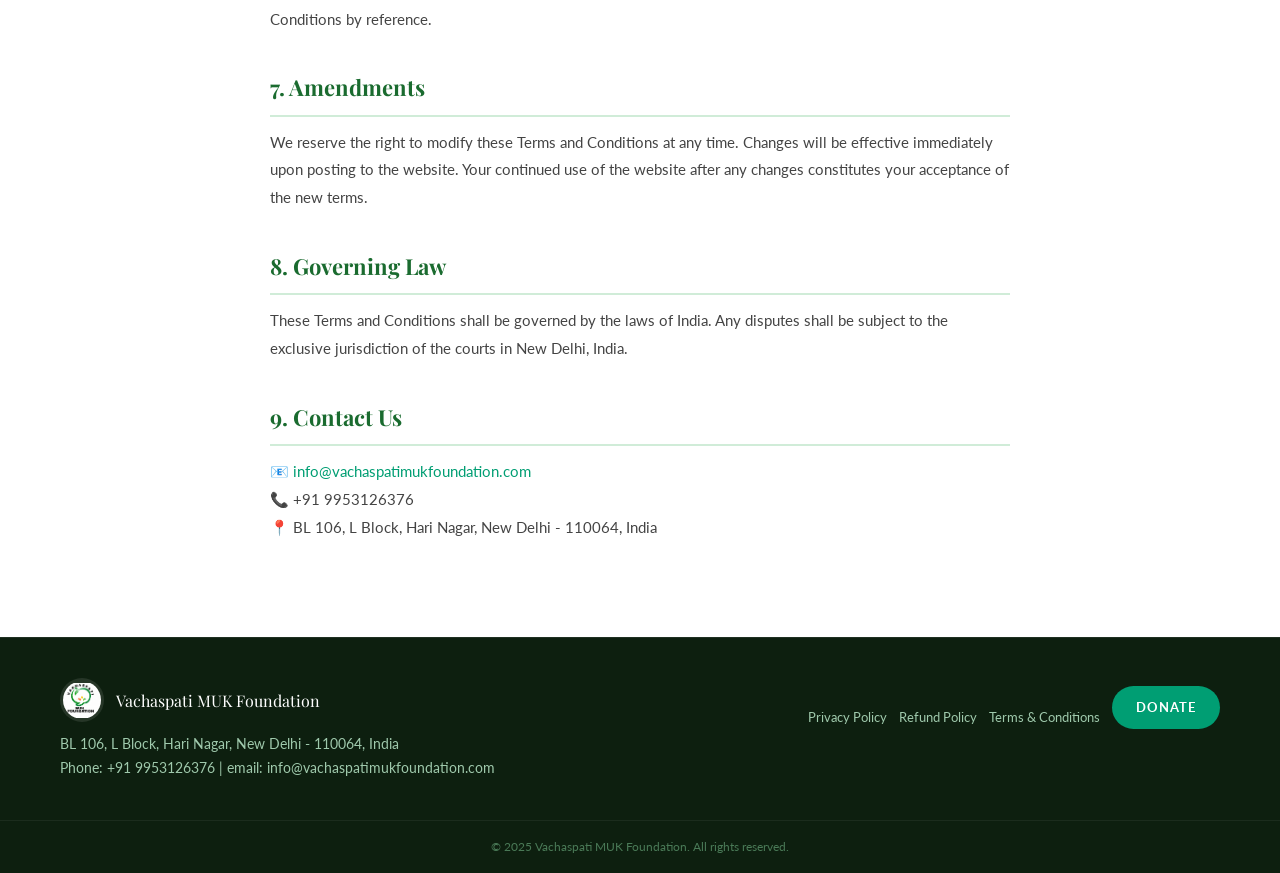
<file: terms-and-conditions.html>
<!DOCTYPE html>
<html lang="en">
<head>
  <meta charset="UTF-8" />
  <meta name="viewport" content="width=device-width, initial-scale=1.0" />
  <title>Terms & Conditions — Vachaspati MUK Foundation</title>
  <link rel="icon" href="logo.jpg" />
  <link rel="stylesheet" href="style.css" />
  <link rel="preconnect" href="https://fonts.googleapis.com">
  <link rel="preconnect" href="https://fonts.gstatic.com" crossorigin>
  <link href="https://fonts.googleapis.com/css2?family=Playfair+Display:ital,wght@0,400;0,600;0,700;1,400&family=Lato:wght@300;400;700&display=swap" rel="stylesheet">
</head>
<body>

<nav id="navbar">
  <a class="nav-logo" href="index.html">
    <img src="logo.jpg" alt="Vachaspati MUK Foundation Logo" />
    <div class="nav-logo-text">Vachaspati MUK Foundation<span></span></div>
  </a>
  <button class="hamburger" id="hamburger-btn" aria-label="Toggle menu">
    <span></span><span></span><span></span>
  </button>
  <ul class="nav-links" id="nav-links-list">
    <li><a href="index.html">Home</a></li>
    <li><a href="index.html">Who We Are</a></li>
    <li><a href="index.html">What We Do</a></li>
    <li><a href="index.html">Gallery</a></li>
    <li><a href="index.html">Blog</a></li>
    <li><a href="index.html" class="donate-btn">Donate</a></li>
  </ul>
</nav>

<div class="section-hero">
  <h1>Terms &amp; Conditions</h1>
  <div class="section-divider"></div>
  <p>Last updated: July 2025</p>
</div>

<div class="policy-body">
  <a class="policy-back-btn" href="javascript:history.back()">← Go Back</a>

  <p>By accessing or using the website of Vachaspati MUK Foundation, you agree to be bound by these Terms and Conditions. If you do not agree, please do not use our website.</p>

  <h2>1. Use of Website</h2>
  <p>This website is intended to provide information about Vachaspati MUK Foundation and to facilitate charitable donations. You agree to use this website only for lawful purposes and in a manner that does not infringe the rights of others. You must not misuse or attempt to hack this website or use it to transmit spam or harmful content.</p>

  <h2>2. Donations</h2>
  <p>All donations made through this website are voluntary. By completing a donation, you confirm that the funds are legally yours, you are at least 18 years of age, and you are not donating on behalf of any prohibited entity.</p>
  <p>Donations may be eligible for tax exemption under Section 80G of the Income Tax Act, 1961, subject to applicable rules and limits.</p>

  <h2>3. Intellectual Property</h2>
  <p>All content on this website — including text, images, logos, graphics, and design — is the intellectual property of Vachaspati MUK Foundation and is protected under applicable copyright laws. You may not reproduce, distribute, or use any content without prior written permission.</p>

  <h2>4. Third-Party Links</h2>
  <p>Our website may contain links to third-party websites for your convenience only. Vachaspati MUK Foundation has no control over such sites and accepts no responsibility for them or any loss arising from your use of them.</p>

  <h2>5. Limitation of Liability</h2>
  <p>To the fullest extent permitted by law, Vachaspati MUK Foundation shall not be liable for any indirect, incidental, special, or consequential damages arising out of your use of, or inability to use, this website or its content.</p>

  <h2>6. Privacy</h2>
  <p>Your use of this website is also governed by our <a href="privacy-policy.html">Privacy Policy</a>, which is incorporated into these Terms and Conditions by reference.</p>

  <h2>7. Amendments</h2>
  <p>We reserve the right to modify these Terms and Conditions at any time. Changes will be effective immediately upon posting to the website. Your continued use of the website after any changes constitutes your acceptance of the new terms.</p>

  <h2>8. Governing Law</h2>
  <p>These Terms and Conditions shall be governed by the laws of India. Any disputes shall be subject to the exclusive jurisdiction of the courts in New Delhi, India.</p>

  <h2>9. Contact Us</h2>
  <p>📧 <a href="mailto:info@vachaspatimukfoundation.com">info@vachaspatimukfoundation.com</a><br/>
  📞 +91 9953126376<br/>
  📍 BL 106, L Block, Hari Nagar, New Delhi - 110064, India</p>
</div>

<footer>
  <div class="footer-main">
    <div class="footer-left">
      <div class="footer-logo-row">
        <img src="logo.jpg" alt="Logo" />
        <span class="footer-org-name">Vachaspati MUK Foundation</span>
      </div>
      <p class="footer-address">BL 106, L Block, Hari Nagar, New Delhi - 110064, India<br/>Phone: +91 9953126376 | email: info@vachaspatimukfoundation.com</p>
    </div>
    <div class="footer-right">
      <a href="privacy-policy.html" class="footer-link">Privacy Policy</a>
      <a href="refund-policy.html" class="footer-link">Refund Policy</a>
      <a href="terms-and-conditions.html" class="footer-link">Terms &amp; Conditions</a>
      <a href="index.html" class="footer-donate-btn">Donate</a>
    </div>
  </div>
  <div class="footer-bottom">
    <p>&copy; 2025 Vachaspati MUK Foundation. All rights reserved.</p>
  </div>
</footer>

<script>
  document.getElementById('hamburger-btn').addEventListener('click', function () {
    document.getElementById('nav-links-list').classList.toggle('open');
  });
</script>
</body>
</html>
</file>
<file: style.css>
/* ===== RESET & BASE ===== */
*, *::before, *::after { box-sizing: border-box; margin: 0; padding: 0; }

:root {
  --green-dark: #1a6b2f;
  --green-mid: #2e9e4f;
  --green-light: #4caf50;
  --green-accent: #00a651;
  --teal: #009e73;
  --gold: #f5a623;
  --white: #ffffff;
  --off-white: #f8fdf9;
  --text-dark: #1a1a1a;
  --text-mid: #444;
  --text-muted: #777;
  --border: #d0ecd8;
  --shadow: 0 4px 24px rgba(0,0,0,0.10);
  --radius: 10px;
  --font-display: 'Playfair Display', Georgia, serif;
  --font-body: 'Lato', 'Segoe UI', sans-serif;
}

html { scroll-behavior: smooth; }

body {
  font-family: var(--font-body);
  color: var(--text-dark);
  background: var(--white);
  line-height: 1.7;
}

/* ===== GOOGLE FONTS IMPORT ===== */
@import url('https://fonts.googleapis.com/css2?family=Playfair+Display:wght@400;600;700&family=Lato:wght@300;400;700&display=swap');

/* ===== PAGE SYSTEM ===== */
.page { display: none; min-height: 100vh; flex-direction: column; }
.page.active { display: flex; }

/* ===== NAVBAR ===== */
#navbar {
  position: fixed;
  top: 0; left: 0; right: 0;
  z-index: 1000;
  background: #0d1f0f;
  display: flex;
  align-items: center;
  justify-content: space-between;
  padding: 0 40px;
  height: 72px;
  box-shadow: 0 2px 12px rgba(0,0,0,0.3);
}

.nav-logo {
  display: flex;
  align-items: center;
  gap: 12px;
  cursor: pointer;
  text-decoration: none;
}

.nav-logo img {
  height: 50px;
  width: 50px;
  object-fit: contain;
  border-radius: 50%;
  background: white;
  padding: 2px;
}

.nav-logo-text {
  color: white;
  font-family: var(--font-display);
  font-size: 14px;
  line-height: 1.3;
  max-width: 160px;
}

.nav-logo-text span {
  display: block;
  font-size: 11px;
  color: #aad4b0;
  font-family: var(--font-body);
  font-weight: 300;
}

.nav-links {
  display: flex;
  align-items: center;
  gap: 8px;
  list-style: none;
}

.nav-links li a {
  color: #cce5d0;
  text-decoration: none;
  font-size: 13px;
  font-weight: 700;
  letter-spacing: 0.08em;
  text-transform: uppercase;
  padding: 8px 14px;
  border-radius: 4px;
  transition: color 0.2s, background 0.2s;
}

.nav-links li a:hover {
  color: white;
  background: rgba(255,255,255,0.08);
}

.nav-links li a.active {
  color: white;
}

.nav-links li a.donate-btn {
  background: var(--teal);
  color: white;
  border-radius: 50px;
  padding: 9px 22px;
  font-size: 13px;
  letter-spacing: 0.1em;
  transition: background 0.2s, transform 0.15s;
  box-shadow: 0 2px 8px rgba(0,158,115,0.4);
}

.nav-links li a.donate-btn:hover {
  background: #00b882;
  transform: translateY(-1px);
}

/* Hamburger */
.hamburger { display: none; flex-direction: column; gap: 5px; cursor: pointer; padding: 4px; }
.hamburger span { display: block; width: 24px; height: 2px; background: white; border-radius: 2px; transition: 0.3s; }

/* ===== HOME PAGE ===== */
#page-home {
  background: #0d1f0f;
}

.hero {
  position: relative;
  min-height: 100vh;
  display: flex;
  align-items: center;
  background-color: #0d1f0f;
  overflow: hidden;
  padding-top: 72px;
}

.hero-bg-pattern {
  position: absolute;
  inset: 0;
  background-image: url('Background3.jpg');
  background-size: cover;
  background-position: center;
  background-repeat: no-repeat;
  filter: brightness(50%);
}

.hero-pulse {
  position: absolute;
  right: 8%;
  top: 50%;
  transform: translateY(-50%);
  width: 380px;
  opacity: 0.18;
}

.hero-content {
  position: relative;
  z-index: 2;
  max-width: 680px;
  padding: 80px 60px;
}

.hero-eyebrow {
  display: inline-block;
  background: rgba(0,166,81,0.2);
  border: 1px solid rgba(0,166,81,0.4);
  color: #6fdca0;
  font-size: 12px;
  font-weight: 700;
  letter-spacing: 0.18em;
  text-transform: uppercase;
  padding: 6px 16px;
  border-radius: 50px;
  margin-bottom: 28px;
}

.hero h1 {
  font-family: var(--font-display);
  font-size: clamp(40px, 5vw, 68px);
  color: white;
  line-height: 1.12;
  margin-bottom: 24px;
  font-weight: 700;
}

.hero h1 em {
  font-style: italic;
  color: #6fdca0;
}

.hero p {
  font-size: 17px;
  color: #9fc9ac;
  max-width: 500px;
  margin-bottom: 40px;
  line-height: 1.8;
}

.hero-actions {
  display: flex;
  gap: 16px;
  flex-wrap: wrap;
}

.btn-primary {
  display: inline-flex;
  align-items: center;
  gap: 8px;
  background: var(--teal);
  color: white;
  font-weight: 700;
  font-size: 14px;
  letter-spacing: 0.08em;
  text-transform: uppercase;
  padding: 14px 32px;
  border-radius: 50px;
  border: none;
  cursor: pointer;
  text-decoration: none;
  transition: all 0.2s;
  box-shadow: 0 4px 16px rgba(0,158,115,0.35);
}

.btn-primary:hover {
  background: #00b882;
  transform: translateY(-2px);
  box-shadow: 0 6px 20px rgba(0,158,115,0.4);
}

.btn-outline {
  display: inline-flex;
  align-items: center;
  gap: 8px;
  background: transparent;
  color: #9fc9ac;
  font-weight: 700;
  font-size: 14px;
  letter-spacing: 0.08em;
  text-transform: uppercase;
  padding: 14px 32px;
  border-radius: 50px;
  border: 1px solid rgba(159,201,172,0.4);
  cursor: pointer;
  text-decoration: none;
  transition: all 0.2s;
}

.btn-outline:hover {
  border-color: #9fc9ac;
  color: white;
  background: rgba(159,201,172,0.08);
}

.card-round-photo {
  width: 90px;
  height: 90px;
  border-radius: 50%;
  object-fit: cover;
  margin: 0 auto 16px;
  display: block;
  border: 3px solid var(--teal);
  box-shadow: 0 4px 12px rgba(0,0,0,0.12);
}
/* Stats bar */
.stats-bar {
  background: rgba(255,255,255,0.04);
  border-top: 1px solid rgba(255,255,255,0.08);
  padding: 32px 60px;
  display: flex;
  gap: 60px;
  flex-wrap: wrap;
}

.stat-item { text-align: left; }
.stat-number {
  font-family: var(--font-display);
  font-size: 36px;
  font-weight: 700;
  color: var(--green-light);
  line-height: 1;
}
.stat-label {
  font-size: 13px;
  color: #7aaa88;
  margin-top: 4px;
  text-transform: uppercase;
  letter-spacing: 0.08em;
}

/* ===== SECTION SHARED ===== */
.section-hero {
  padding: 100px 60px 60px;
  background: linear-gradient(135deg, #0d1f0f, #1a3d22);
  color: white;
  text-align: center;
  min-height: 280px;
  display: flex;
  flex-direction: column;
  align-items: center;
  justify-content: center;
  margin-top: 72px;
}

.section-hero h1 {
  font-family: var(--font-display);
  font-size: clamp(32px, 4vw, 52px);
  color: white;
  margin-bottom: 12px;
}

.section-hero p {
  font-size: 17px;
  color: #9fc9ac;
  max-width: 540px;
}

.section-divider {
  width: 60px;
  height: 3px;
  background: var(--teal);
  border-radius: 2px;
  margin: 16px auto;
}

.content-section {
  padding: 80px 60px;
  background: var(--off-white);
  flex: 1;
}

/* ===== WHO WE ARE ===== */
.who-grid {
  display: grid;
  grid-template-columns: 1fr 1fr;
  gap: 60px;
  max-width: 1100px;
  margin: 0 auto 60px;
  align-items: center;
}

.who-text h2 {
  font-family: var(--font-display);
  font-size: 36px;
  color: var(--green-dark);
  margin-bottom: 20px;
}

.who-text p {
  color: var(--text-mid);
  margin-bottom: 16px;
  font-size: 16px;
}

.who-visual {
  background: linear-gradient(135deg, #1a6b2f, #009e73);
  border-radius: 20px;
  padding: 50px 40px;
  text-align: center;
  color: white;
}

.who-visual .big-icon { font-size: 80px; margin-bottom: 20px; }
.who-visual h3 { font-family: var(--font-display); font-size: 26px; margin-bottom: 12px; }
.who-visual p { font-size: 15px; opacity: 0.85; }

.team-section {
  max-width: 1100px;
  margin: 0 auto;
}

.team-section h2 {
  font-family: var(--font-display);
  font-size: 32px;
  color: var(--green-dark);
  margin-bottom: 32px;
  text-align: center;
}

.values-grid {
  display: grid;
  grid-template-columns: repeat(3, 1fr);
  gap: 28px;
  max-width: 1100px;
  margin: 0 auto;
}

.value-card {
  background: white;
  border-radius: var(--radius);
  padding: 36px 28px;
  text-align: center;
  box-shadow: var(--shadow);
  border-top: 4px solid var(--teal);
  transition: transform 0.2s;
}

.value-card:hover { transform: translateY(-4px); }
.value-card .icon { font-size: 40px; margin-bottom: 16px; }
.value-card h3 { font-family: var(--font-display); font-size: 20px; color: var(--green-dark); margin-bottom: 10px; }
.value-card p { font-size: 14px; color: var(--text-muted); }

/* ===== WHAT WE DO ===== */
.programs-grid {
  display: grid;
  grid-template-columns: repeat(3, 1fr);
  gap: 28px;
  max-width: 1100px;
  margin: 0 auto 60px;
}

.program-card {
  background: white;
  border-radius: var(--radius);
  overflow: hidden;
  box-shadow: var(--shadow);
  transition: transform 0.2s;
}

.program-card:hover { transform: translateY(-4px); }

.program-card-header {
  background: linear-gradient(135deg, var(--green-dark), var(--teal));
  padding: 32px 28px;
  color: white;
  text-align: center;
}

.program-card-header .icon { font-size: 48px; margin-bottom: 12px; }
.program-card-header h3 { font-family: var(--font-display); font-size: 20px; }

.program-card-body {
  padding: 24px 28px;
}

.program-card-body p { font-size: 14px; color: var(--text-muted); line-height: 1.7; }

.program-card-body ul {
  list-style: none;
  margin-top: 16px;
}

.program-card-body ul li {
  font-size: 13px;
  color: var(--text-mid);
  padding: 4px 0;
  display: flex;
  align-items: center;
  gap: 8px;
}

.program-card-body ul li::before {
  content: "✓";
  color: var(--teal);
  font-weight: 700;
}

.impact-bar {
  background: linear-gradient(135deg, #0d1f0f, #1a3d22);
  padding: 60px;
  display: flex;
  justify-content: center;
  gap: 80px;
  flex-wrap: wrap;
}

.impact-item { text-align: center; color: white; }
.impact-number { font-family: var(--font-display); font-size: 48px; font-weight: 700; color: #6fdca0; }
.impact-label { font-size: 14px; color: #9fc9ac; text-transform: uppercase; letter-spacing: 0.1em; margin-top: 6px; }

/* ===== GALLERY ===== */
.gallery-grid {
  display: grid;
  grid-template-columns: repeat(3, 1fr);
  gap: 20px;
  max-width: 1100px;
  margin: 0 auto;
}

.gallery-item {
  border-radius: var(--radius);
  overflow: hidden;
  background: linear-gradient(135deg, var(--green-dark), var(--teal));
  aspect-ratio: 4/3;
  display: flex;
  align-items: center;
  justify-content: center;
  color: white;
  text-align: center;
  font-size: 14px;
  cursor: pointer;
  transition: transform 0.2s, box-shadow 0.2s;
  position: relative;
}

.gallery-item:hover {
  transform: scale(1.02);
  box-shadow: 0 8px 30px rgba(0,0,0,0.2);
}

.gallery-item .gallery-overlay {
  position: absolute;
  inset: 0;
  background: rgba(0,0,0,0.35);
  display: flex;
  flex-direction: column;
  align-items: center;
  justify-content: center;
  gap: 10px;
  opacity: 0;
  transition: opacity 0.2s;
}

.gallery-item:hover .gallery-overlay { opacity: 1; }
.gallery-item .gallery-icon { font-size: 50px; }
.gallery-item .gallery-label { font-size: 13px; font-weight: 700; text-transform: uppercase; letter-spacing: 0.1em; }

.gallery-note {
  text-align: center;
  color: var(--text-muted);
  font-size: 14px;
  margin-top: 32px;
  font-style: italic;
}

/* ===== BLOG ===== */
.blog-grid {
  display: grid;
  grid-template-columns: repeat(3, 1fr);
  gap: 28px;
  max-width: 1100px;
  margin: 0 auto;
}

.blog-card {
  background: white;
  border-radius: var(--radius);
  overflow: hidden;
  box-shadow: var(--shadow);
  transition: transform 0.2s;
}

.blog-card:hover { transform: translateY(-4px); }

.blog-card-img {
  background: linear-gradient(135deg, var(--green-dark), var(--teal));
  height: 160px;
  display: flex;
  align-items: center;
  justify-content: center;
  font-size: 48px;
}

.blog-card-body { padding: 24px; }
.blog-tag {
  display: inline-block;
  background: #e8f5e9;
  color: var(--green-dark);
  font-size: 11px;
  font-weight: 700;
  text-transform: uppercase;
  letter-spacing: 0.1em;
  padding: 3px 10px;
  border-radius: 50px;
  margin-bottom: 12px;
}
.blog-card-body h3 { font-family: var(--font-display); font-size: 18px; color: var(--text-dark); margin-bottom: 10px; }
.blog-card-body p { font-size: 13px; color: var(--text-muted); line-height: 1.7; }
.blog-meta { display: flex; justify-content: space-between; align-items: center; margin-top: 16px; }
.blog-date { font-size: 12px; color: var(--text-muted); }
.blog-read-more { font-size: 12px; color: var(--teal); font-weight: 700; cursor: pointer; text-decoration: none; }
.blog-read-more:hover { text-decoration: underline; }

/* ===== DONATION PAGE ===== */
#page-donation {
  background: var(--off-white);
}

.donation-hero {
  background: linear-gradient(135deg, #0d1f0f, #1a3d22);
  padding: 80px 40px 60px;
  text-align: center;
  margin-top: 72px;
  color: white;
}

.donation-hero h1 { font-family: var(--font-display); font-size: 44px; margin-bottom: 12px; }
.donation-hero p { color: #9fc9ac; font-size: 16px; max-width: 500px; margin: 0 auto; }

.donation-container {
  max-width: 820px;
  margin: -30px auto 60px;
  background: white;
  border-radius: 16px;
  box-shadow: 0 8px 40px rgba(0,0,0,0.12);
  overflow: hidden;
}

.donation-step-indicator {
  display: flex;
  background: #f0faf2;
  border-bottom: 1px solid var(--border);
}

.step-tab {
  flex: 1;
  text-align: center;
  padding: 18px;
  font-size: 13px;
  font-weight: 700;
  text-transform: uppercase;
  letter-spacing: 0.08em;
  color: var(--text-muted);
  border-bottom: 3px solid transparent;
  transition: all 0.2s;
}

.step-tab.active {
  color: var(--teal);
  border-bottom-color: var(--teal);
  background: white;
}

.step-tab.done {
  color: var(--green-light);
}

.donation-step { display: none; padding: 40px; }
.donation-step.active { display: block; }

.donor-type-grid {
  display: grid;
  grid-template-columns: 1fr 1fr;
  gap: 20px;
  margin: 28px 0;
}

.donor-type-card {
  border: 2px solid var(--border);
  border-radius: var(--radius);
  padding: 28px 20px;
  text-align: center;
  cursor: pointer;
  transition: all 0.2s;
}

.donor-type-card:hover, .donor-type-card.selected {
  border-color: var(--teal);
  background: #f0faf4;
}

.donor-type-card .icon { font-size: 40px; margin-bottom: 12px; }
.donor-type-card h3 { font-family: var(--font-display); font-size: 18px; color: var(--green-dark); margin-bottom: 6px; }
.donor-type-card p { font-size: 13px; color: var(--text-muted); }

.amount-grid {
  display: grid;
  grid-template-columns: repeat(3, 1fr);
  gap: 12px;
  margin: 20px 0;
}

.amount-btn {
  border: 2px solid var(--border);
  border-radius: 8px;
  padding: 14px;
  text-align: center;
  cursor: pointer;
  font-family: var(--font-display);
  font-size: 18px;
  font-weight: 600;
  color: var(--green-dark);
  background: white;
  transition: all 0.2s;
}

.amount-btn:hover, .amount-btn.selected {
  border-color: var(--teal);
  background: #f0faf4;
  color: var(--teal);
}

.form-group {
  margin-bottom: 20px;
}

.form-group label {
  display: block;
  font-size: 13px;
  font-weight: 700;
  text-transform: uppercase;
  letter-spacing: 0.06em;
  color: var(--text-dark);
  margin-bottom: 8px;
}

.form-group input, .form-group select, .form-group textarea {
  width: 100%;
  padding: 13px 16px;
  border: 1.5px solid var(--border);
  border-radius: 8px;
  font-size: 15px;
  font-family: var(--font-body);
  color: var(--text-dark);
  background: white;
  transition: border-color 0.2s;
  outline: none;
}

.form-group input:focus, .form-group select:focus, .form-group textarea:focus {
  border-color: var(--teal);
  box-shadow: 0 0 0 3px rgba(0,158,115,0.1);
}

.form-row {
  display: grid;
  grid-template-columns: 1fr 1fr;
  gap: 20px;
}

.donation-summary {
  background: #f0faf4;
  border: 1px solid var(--border);
  border-radius: var(--radius);
  padding: 20px;
  margin-bottom: 28px;
  display: flex;
  justify-content: space-between;
  align-items: center;
}

.donation-summary .summary-label { font-size: 13px; color: var(--text-muted); margin-bottom: 4px; }
.donation-summary .summary-amount { font-family: var(--font-display); font-size: 28px; color: var(--green-dark); font-weight: 700; }

.btn-pay {
  width: 100%;
  padding: 16px;
  background: var(--teal);
  color: white;
  font-size: 15px;
  font-weight: 700;
  letter-spacing: 0.08em;
  text-transform: uppercase;
  border: none;
  border-radius: 50px;
  cursor: pointer;
  transition: all 0.2s;
  box-shadow: 0 4px 16px rgba(0,158,115,0.3);
}

.btn-pay:hover {
  background: #00b882;
  transform: translateY(-2px);
}

.btn-next {
  display: block;
  width: 100%;
  padding: 14px;
  background: var(--green-dark);
  color: white;
  font-size: 14px;
  font-weight: 700;
  letter-spacing: 0.08em;
  text-transform: uppercase;
  border: none;
  border-radius: 50px;
  cursor: pointer;
  transition: all 0.2s;
  margin-top: 8px;
}

.btn-next:hover { background: #255c38; }

.btn-back-link {
  display: inline-flex;
  align-items: center;
  gap: 6px;
  color: var(--text-muted);
  font-size: 13px;
  cursor: pointer;
  margin-bottom: 24px;
  background: none;
  border: none;
  font-family: var(--font-body);
  transition: color 0.2s;
}

.btn-back-link:hover { color: var(--green-dark); }

.offline-note {
  background: #fff9e6;
  border: 1px solid #ffe082;
  border-radius: 8px;
  padding: 16px;
  font-size: 13px;
  color: #7a6000;
  margin-bottom: 24px;
  line-height: 1.6;
}

.success-state {
  text-align: center;
  padding: 60px 40px;
}

.success-icon { font-size: 80px; margin-bottom: 24px; }
.success-state h2 { font-family: var(--font-display); font-size: 32px; color: var(--green-dark); margin-bottom: 12px; }
.success-state p { color: var(--text-muted); font-size: 16px; margin-bottom: 28px; }

/* ===== FOOTER ===== */
footer {
  background: #0d1f0f;
  color: #9fc9ac;
  border-top: 1px solid rgba(255,255,255,0.08);
}

.footer-main {
  display: flex;
  justify-content: space-between;
  align-items: flex-start;
  padding: 40px 60px;
  gap: 40px;
  flex-wrap: wrap;
}

.footer-left {
  display: flex;
  flex-direction: column;
  gap: 10px;
}

.footer-logo-row {
  display: flex;
  align-items: center;
  gap: 12px;
}

.footer-logo-row img {
  height: 44px;
  width: 44px;
  object-fit: contain;
  border-radius: 50%;
  background: rgba(255,255,255,0.1);
  padding: 3px;
}

.footer-org-name {
  font-family: var(--font-display);
  font-size: 16px;
  color: white;
}

.footer-address {
  font-size: 14px;
  color: #9fc9ac;
  line-height: 1.7;
}

.footer-tagline {
  font-size: 13px;
  color: #4a7a57;
  font-style: italic;
}

.footer-right {
  display: flex;
  flex-direction: row;
  align-items: flex-end;
  gap: 12px;
  padding-top: 4px;
}

.footer-link {
  color: #9fc9ac;
  text-decoration: none;
  font-size: 13px;
  transition: color 0.2s;
}

.footer-link:hover {
  color: white;
  text-decoration: underline;
}

.footer-donate-btn {
  background: var(--teal);
  color: white;
  text-decoration: none;
  font-size: 13px;
  font-weight: 700;
  letter-spacing: 0.08em;
  text-transform: uppercase;
  padding: 10px 24px;
  border-radius: 50px;
  margin-top: 4px;
  transition: background 0.2s;
}

.footer-donate-btn:hover {
  background: #00b882;
}

.footer-bottom {
  border-top: 1px solid rgba(255,255,255,0.06);
  padding: 16px 60px;
  text-align: center;
  font-size: 12px;
  color: #4a7a57;
}
/* ===== POLICY PAGES ===== */
.policy-body {
  max-width: 820px;
  margin: 0 auto;
  padding: 60px 40px 80px;
  flex: 1;
}

.policy-body h2 {
  font-family: var(--font-display);
  font-size: 22px;
  color: var(--green-dark);
  margin: 36px 0 12px;
  padding-bottom: 8px;
  border-bottom: 2px solid var(--border);
}

.policy-body p {
  font-size: 15px;
  color: var(--text-mid);
  line-height: 1.85;
  margin-bottom: 16px;
}

.policy-body a {
  color: var(--teal);
  text-decoration: none;
}

.policy-body a:hover {
  text-decoration: underline;
}

.policy-back-btn {
  display: inline-flex;
  align-items: center;
  gap: 6px;
  color: var(--teal);
  font-size: 14px;
  font-weight: 700;
  text-decoration: none;
  margin-bottom: 36px;
  transition: gap 0.2s;
}

.policy-back-btn:hover {
  gap: 10px;
}

@media (max-width: 680px) {
  .policy-body { padding: 40px 24px 60px; }
}

@media (max-width: 680px) {
  .footer-main { padding: 32px 24px; flex-direction: column; }
  .footer-right { align-items: flex-start; }
  .footer-bottom { padding: 16px 24px; }
}
/* ===== RESPONSIVE ===== */
@media (max-width: 900px) {
  .who-grid, .values-grid, .programs-grid, .blog-grid { grid-template-columns: 1fr 1fr; }
  .gallery-grid { grid-template-columns: repeat(2, 1fr); }
  .form-row { grid-template-columns: 1fr; }
}

@media (max-width: 680px) {
  #navbar { padding: 0 20px; }
  .nav-links { display: none; flex-direction: column; position: absolute; top: 72px; left: 0; right: 0; background: #0d1f0f; padding: 20px; gap: 4px; border-top: 1px solid rgba(255,255,255,0.1); }
  .nav-links.open { display: flex; }
  .nav-links li a { display: block; padding: 12px 16px; }
  .hamburger { display: flex; }
  .hero-content { padding: 60px 24px; }
  .stats-bar { padding: 24px; gap: 32px; }
  .content-section { padding: 50px 24px; }
  .section-hero { padding: 60px 24px 40px; }
  .who-grid, .values-grid, .programs-grid, .gallery-grid, .blog-grid { grid-template-columns: 1fr; }
  .donor-type-grid, .amount-grid { grid-template-columns: 1fr 1fr; }
  .donation-step { padding: 24px; }
  .impact-bar { gap: 40px; padding: 40px 24px; }
  footer { padding: 32px 24px; }
}
</file>
